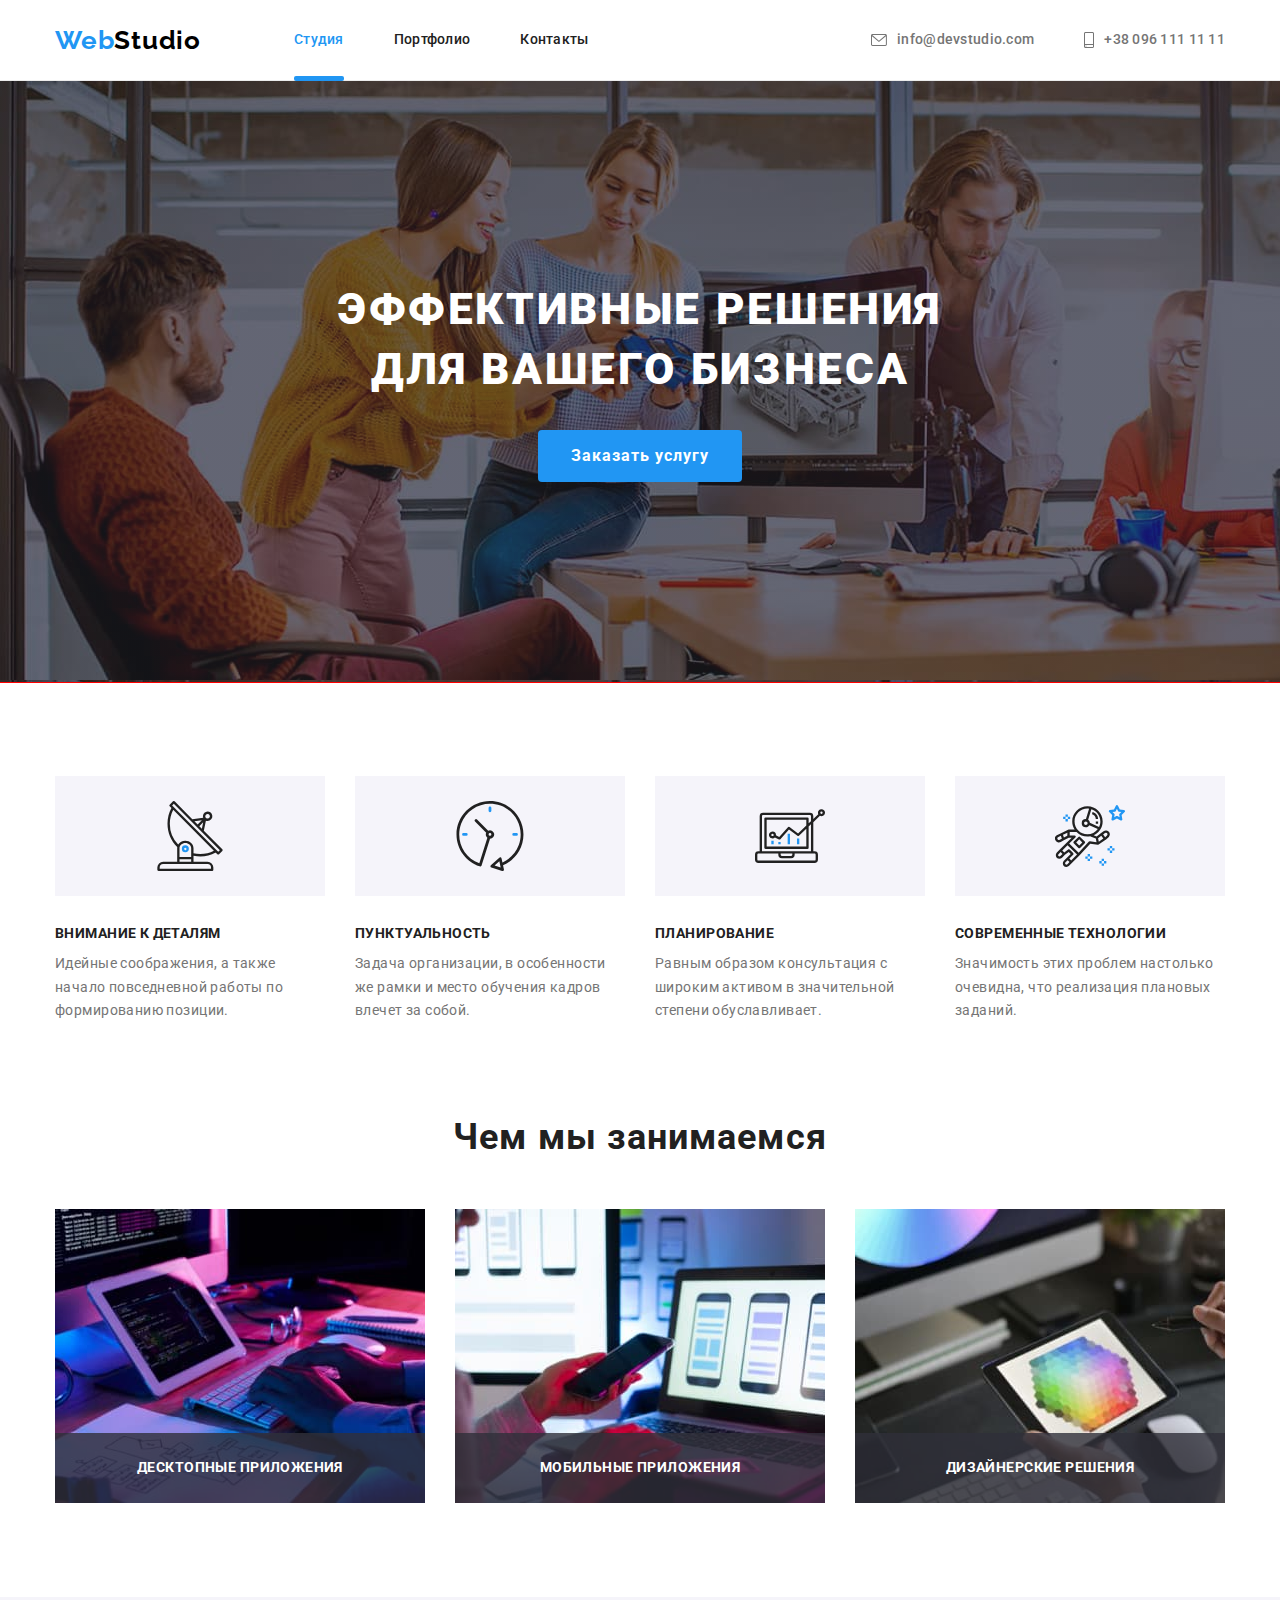
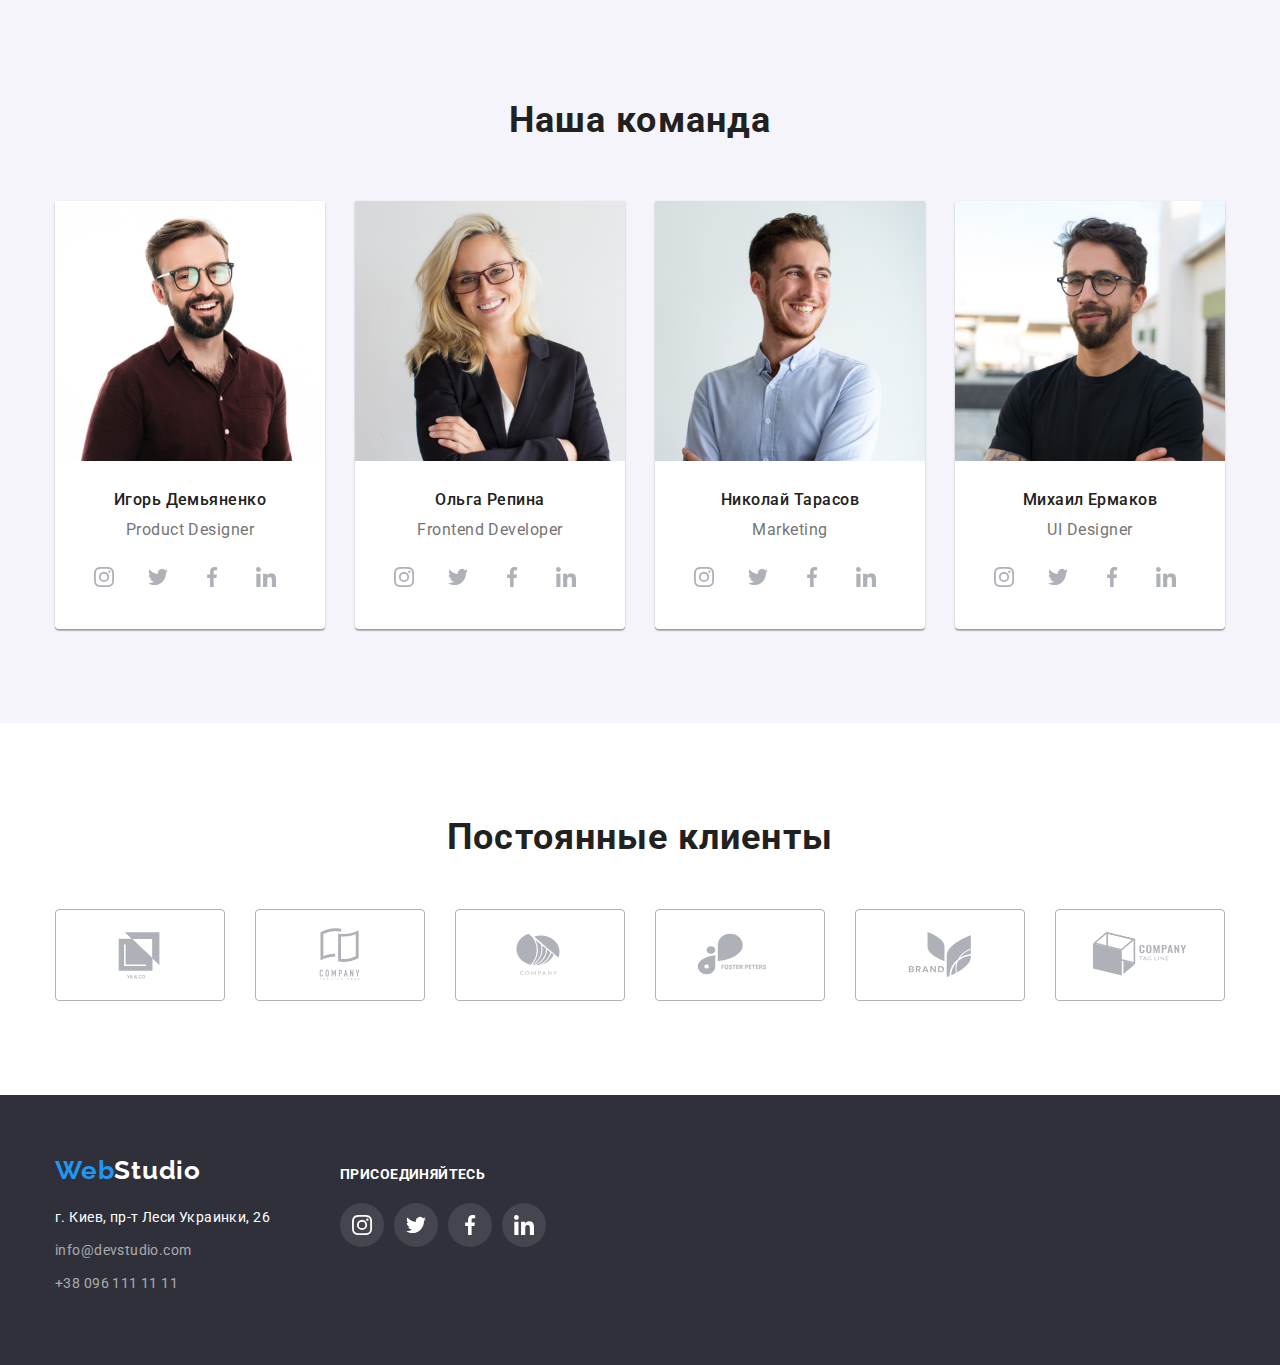
<file: index.html>
<!DOCTYPE html>
<html lang="ru">
  <head>
    <meta charset="UTF-8" />
    <meta http-equiv="X-UA-Compatible" content="IE=edge" />
    <meta name="viewport" content="width=device-width, initial-scale=1.0" />
    <title>HW-GOIT</title>
    <link
      href="https://fonts.googleapis.com/css2?family=Raleway:wght@700&family=Roboto:wght@400;500;700;900&display=swap"
      rel="stylesheet"
    />
    <link
      rel="stylesheet"
      href="https://cdnjs.cloudflare.com/ajax/libs/modern-normalize/1.0.0/modern-normalize.min.css"
    />
    <link rel="stylesheet" href="./css/styles.css" />
  </head>
  <body class="page">
    <!--Header-->
    <header class="page-header">
      <div class="container navigate">
        <nav class="navi">
          <a class="logo" href="./index.html"
            ><span class="logo-half">Web</span>Studio</a
          >
          <!--Menu-->
          <ul class="menu">
            <li class="item"><a class="link current" href="">Студия</a></li>
            <li class="item">
              <a href="./portfolio.html" class="link">Портфолио</a>
            </li>
            <li class="item"><a href="" class="link">Контакты</a></li>
          </ul>
          <!--Connect-->
          <ul class="connect">
            <li class="item">
              <a class="link icon-mail" href="mailto:info@devstudio.com">
                <svg class="connect-icon i-mail">
                  <use href="./images/icons.svg#envelope"></use>
                </svg>
                info@devstudio.com</a
              >
            </li>
            <li class="item">
              <a class="link icon-phone" href="tel:+380961111111"
                ><svg class="connect-icon i-phone">
                  <use href="./images/icons.svg#smartphone"></use></svg
                >+38 096 111 11 11</a
              >
            </li>
          </ul>
        </nav>
      </div>
    </header>
    <main>
      <!--Hero-->
      <section class="hero overlay">
        <h1 class="title">Эффективные решения<br />для вашего бизнеса</h1>
        <button class="button primary first-of-page-one" type="button" data-modal-open>
          Заказать услугу
        </button>
        <!-- <a href="" class="button primary">Заказать услугу</a> -->
        
      </section>
      <!--Advantages-->
      <section class="section advant">
        <div class="container">
          <h2 class="section-title visually-hidden">Приемущества</h2>
          <ul>
            <li class="icon-item icon-attention" width="70" hight=>
              <div class="advant-frame">
                <svg class="advant-icon">
                  <use href="images/icons.svg#antenna"></use>
                </svg>
              </div>
              <h3 class="section-title">Внимание к деталям</h3>
              <p>
                Идейные соображения, а также начало повседневной работы по
                формированию позиции.
              </p>
            </li>
            <li class="icon-item item-accuracy">
              <div class="advant-frame">
                <svg class="advant-icon">
                  <use href="images/icons.svg#clock" width="70" hight=></use>
                </svg>
              </div>
              <h3 class="section-title">Пунктуальность</h3>
              <p>
                Задача организации, в особенности же рамки и место обучения
                кадров влечет за собой.
              </p>
            </li>
            <li class="icon-item icon-plan">
              <div class="advant-frame">
                <svg class="advant-icon">
                  <use href="images/icons.svg#diagram" width="70" hight=></use>
                </svg>
              </div>
              <h3 class="section-title">Планирование</h3>
              <p>
                Равным образом консультация с широким активом в значительной
                степени обуславливает.
              </p>
            </li>
            <li class="icon-item icon-tech">
              <div class="advant-frame">
                <svg class="advant-icon">
                  <use href="images/icons.svg#astronaut" width="70" hight=></use>
                </svg>
              </div>
              <h3 class="section-title">Современные технологии</h3>
              <p>
                Значимость этих проблем настолько очевидна, что реализация
                плановых заданий.
              </p>
            </li>
          </ul>
        </div>
      </section>
      <!--What we do-->
      <section class="section we-do">
        <div class="container">
          <h2 class="section-title what-we-do">Чем мы занимаемся</h2>
          <ul>
            <li>
              <img
                src="./images/box1.jpg"
                alt="набор с клавиатуры"
                width="370"
              />
              <div class="we-do-hover">
                <h3 class="wedo-hover-title">десктопные приложения</h3>
              </div>
            </li>
            <li>
              <img src="./images/box2.jpg" alt="мобильный в руке" width="370" />
              <div class="we-do-hover">
                <h3 class="wedo-hover-title">мобильные приложения</h3>
              </div>
            </li>
            <li>
              <img src="./images/box3.jpg" alt="планшет в руке" width="370" />
              <div class="we-do-hover">
                <h3 class="wedo-hover-title">дизайнерские решения</h3>
              </div>
            </li>
          </ul>
        </div>
      </section>
      <!--Team-->
      <section class="section team">
        <div class="container">
          <h2 class="section-title">Наша команда</h2>
          <ul>
            <li class="person">
              <img
                src="./images/img-demjn.jpg"
                alt="Демьяненко дизайнер"
                width="270"
              />
              <div class="team-pitch">
                <h3 class="section-title">Игорь Демьяненко</h3>
                <p lang="en">Product Designer</p>
                <ul class="uls-icon">
                  <li class="circle-frame person-frame">
                    <a class="slink" href="./" aria-label="social links instagram" target="_blank" rel="noopener noreferrer">
                    <svg class="persons soc-icon" width="20" height="20">
                      <use href="./images/icons.svg#instagram"></use>
                    </svg></a>
                  </li>
                  <li class="circle-frame person-frame">
                    <a class="slink" href="./" aria-label="social links twitter" target="_blank" rel="noopener noreferrer">
                    <svg class="persons soc-icon" width="20" height="20">
                      <use href="./images/icons.svg#twitter"></use>
                    </svg></a>
                  </li>
                  <li class="circle-frame person-frame">
                    <a class="slink" href="./" aria-label="social links facebook" target="_blank" rel="noopener noreferrer">
                    <svg class="persons soc-icon" width="20" height="20">
                      <use href="./images/icons.svg#facebook"></use>
                    </svg></a>
                  </li>
                  <li class="circle-frame person-frame">
                    <a class="slink" href="./" aria-label="social links linkedin" target="_blank" rel="noopener noreferrer">
                    <svg class="persons soc-icon" width="20" height="20">
                      <use href="./images/icons.svg#linkedin"></use>
                    </svg></a>
                  </li>
                </ul>
              </div>
            </li>
            <li class="person">
              <img
                src="./images/img-repina.jpg"
                alt="Репина фронтенд"
                width="270"
              />
              <div class="team-pitch">
                <h3 class="section-title">Ольга Репина</h3>
                <p lang="en">Frontend Developer</p>
                <ul class="uls-icon">
                  <li class="circle-frame person-frame">
                    <a class="slink" href="./" aria-label="social links instagram" target="_blank" rel="noopener noreferrer">
                    <svg class="persons soc-icon" width="20" height="20">
                      <use href="./images/icons.svg#instagram"></use>
                    </svg></a>
                  </li>
                  <li class="circle-frame person-frame">
                    <a class="slink" href="./" aria-label="social links twitter" target="_blank" rel="noopener noreferrer">
                    <svg class="persons soc-icon" width="20" height="20">
                      <use href="./images/icons.svg#twitter"></use>
                    </svg></a>
                  </li>
                  <li class="circle-frame person-frame">
                    <a class="slink" href="./" aria-label="social links facebook" target="_blank" rel="noopener noreferrer">
                    <svg class="persons soc-icon" width="20" height="20">
                      <use href="./images/icons.svg#facebook"></use>
                    </svg></a>
                  </li>
                  <li class="circle-frame person-frame">
                    <a class="slink" href="./" aria-label="social links linkedin" target="_blank" rel="noopener noreferrer">
                    <svg class="persons soc-icon" width="20" height="20">
                      <use href="./images/icons.svg#linkedin"></use>
                    </svg></a>
                  </li>
                </ul>
              </div>
            </li>
            <li class="person">
              <img
                src="./images/img-tarasov.jpg"
                alt="Тарасов маркетинг"
                width="270"
              />
              <div class="team-pitch">
                <h3 class="section-title">Николай Тарасов</h3>
                <p lang="en">Marketing</p>
                <ul class="uls-icon">
                  <li class="circle-frame person-frame">
                    <a class="slink" href="./" aria-label="social links instagram" target="_blank" rel="noopener noreferrer">
                    <svg class="persons soc-icon" width="20" height="20">
                      <use href="./images/icons.svg#instagram"></use>
                    </svg></a>
                  </li>
                  <li class="circle-frame person-frame">
                    <a class="slink" href="./" aria-label="social links twitter" target="_blank" rel="noopener noreferrer">
                    <svg class="persons soc-icon" width="20" height="20">
                      <use href="./images/icons.svg#twitter"></use>
                    </svg></a>
                  </li>
                  <li class="circle-frame person-frame">
                    <a class="slink" href="./" aria-label="social links facebook" target="_blank" rel="noopener noreferrer">
                    <svg class="persons soc-icon" width="20" height="20">
                      <use href="./images/icons.svg#facebook"></use>
                    </svg></a>
                  </li>
                  <li class="circle-frame person-frame">
                    <a class="slink" href="./" aria-label="social links linkedin" target="_blank" rel="noopener noreferrer">
                    <svg class="persons soc-icon" width="20" height="20">
                      <use href="./images/icons.svg#linkedin"></use>
                    </svg></a>
                  </li>
                </ul>
              </div>
            </li>
            <li class="person">
              <img
                src="./images/img-ermak.jpg"
                alt="Ермаков юи дизайнер"
                width="270"
              />
              <div class="team-pitch">
                <h3 class="section-title">Михаил Ермаков</h3>
                <p lang="en">UI Designer</p>
                <ul class="uls-icon">
                  <li class="circle-frame person-frame">
                    <a class="slink" href="./" aria-label="social links instagram" target="_blank" rel="noopener noreferrer">
                    <svg class="persons soc-icon" width="20" height="20">
                      <use href="./images/icons.svg#instagram"></use>
                    </svg></a>
                  </li>
                  <li class="circle-frame person-frame">
                    <a class="slink" href="./" aria-label="social links twitter" target="_blank" rel="noopener noreferrer">
                    <svg class="persons soc-icon" width="20" height="20">
                      <use href="./images/icons.svg#twitter"></use>
                    </svg></a>
                  </li>
                  <li class="circle-frame person-frame">
                    <a class="slink" href="./" aria-label="social links facebook" target="_blank" rel="noopener noreferrer">
                    <svg class="persons soc-icon" width="20" height="20">
                      <use href="./images/icons.svg#facebook"></use>
                    </svg></a>
                  </li>
                  <li class="circle-frame person-frame">
                    <a class="slink" href="./" aria-label="social links linkedin" target="_blank" rel="noopener noreferrer">
                    <svg class="persons soc-icon" width="20" height="20">
                      <use href="./images/icons.svg#linkedin"></use>
                    </svg></a>
                  </li>
                </ul>
              </div>
            </li>
          </ul>
        </div>
      </section>
    </main>
    <!-- CLIENTS -->

    <section>
      <div class="container">
        <h2 class="clients-title section-title">Постоянные клиенты</h2>
        <ul class="clients uls-icon">
          <li class="clients-item">
            <a class="clients-links" href="./" aria-label="логотип клиента 1" target="_blank" rel="noopener noreferrer" width="106" height="60">
              <svg class="clients-logo">
                <use href="images/icons.svg#logo1"></use>
              </svg>
            </a>
          </li>
          <li class="clients-item">
            <a class="clients-links" href="./" aria-label="логотип клиента 1" target="_blank" rel="noopener noreferrer" width="106" height="60">
              <svg class="clients-logo">
                <use href="images/icons.svg#logo2"></use>
              </svg>
            </a>
          </li>
          <li class="clients-item">
            <a class="clients-links" href="./" aria-label="логотип клиента 1" target="_blank" rel="noopener noreferrer" width="106" height="60">
              <svg class="clients-logo">
                <use href="images/icons.svg#logo3"></use>
              </svg>
            </a>
          </li>
          <li class="clients-item">
            <a class="clients-links" href="./" aria-label="логотип клиента 1" target="_blank" rel="noopener noreferrer" width="106" height="60">
              <svg class="clients-logo">
                <use href="images/icons.svg#logo4"></use>
              </svg>
            </a>
          </li>
          <li class="clients-item">
            <a class="clients-links" href="./" aria-label="логотип клиента 1" target="_blank" rel="noopener noreferrer" width="106" height="60">
              <svg class="clients-logo">
                <use href="images/icons.svg#logo5"></use>
              </svg>
            </a>
          </li>
          <li class="clients-item">
            <a class="clients-links" href="./" aria-label="логотип клиента 1" target="_blank" rel="noopener noreferrer" width="106" height="60">
              <svg class="clients-logo">
                <use href="images/icons.svg#logo6"></use>
              </svg>
            </a>
          </li>
        </ul>
      </div>
    </section>

    <!--Footer-->
    <footer class="foot">
      <div class="container">
        <div class="foot-greed1">
          <a class="logo" href="./index.html"
            ><span class="logo-half">Web</span>Studio</a
          >
          <address class="adress">
            <p class="where">г. Киев, пр-т Леси Украинки, 26</p>
            <a class="call" href="mailto:info@devstudio.com"
              >info@devstudio.com</a
            >
            <a class="call" href="tel:+380961111111">+38 096 111 11 11</a>
          </address>
        </div>
        <div class="foot-greed2">
          <h3>присоединяйтесь</h3>
          <ul>
            <li class="circle-frame foot-frame">
              <a class="slink" href="./" aria-label="social links linkedin" target="_blank" rel="noopener noreferrer">
              <svg class="foots soc-icon" width="20" height="20">
                <use href="./images/icons.svg#instagram"></use>
              </svg></a>
            </li>
            <li class="circle-frame foot-frame">
              <a class="slink" href="./" aria-label="social links linkedin" target="_blank" rel="noopener noreferrer">
              <svg class="foots soc-icon" width="20" height="20">
                <use href="./images/icons.svg#twitter"></use>
              </svg></a>
            </li>
            <li class="circle-frame foot-frame">
              <a class="slink" href="./" aria-label="social links linkedin" target="_blank" rel="noopener noreferrer">
              <svg class="foots soc-icon" width="20" height="20">
                <use href="./images/icons.svg#facebook"></use>
              </svg></a>
            </li>
            <li class="circle-frame foot-frame">
              <a class="slink" href="./" aria-label="social links linkedin" target="_blank" rel="noopener noreferrer">
              <svg class="foots soc-icon" width="20" height="20">
                <use href="./images/icons.svg#linkedin"></use>
              </svg></a>
            </li>
          </ul>
        </div>
      </div>
    </footer>
    <div class="backdrop is-hidden" data-modal>
          <div class="modal">
            <button class="frame-closer" type="button" data-modal-close>
              <svg class="closer-svg">
                <use href="images/icons.svg#closer"></use>
              </svg>
            </button>
          </div>
        </div>
        <script src="./js/modal.js"">
          
        </script>
  </body>
</html>
</file>
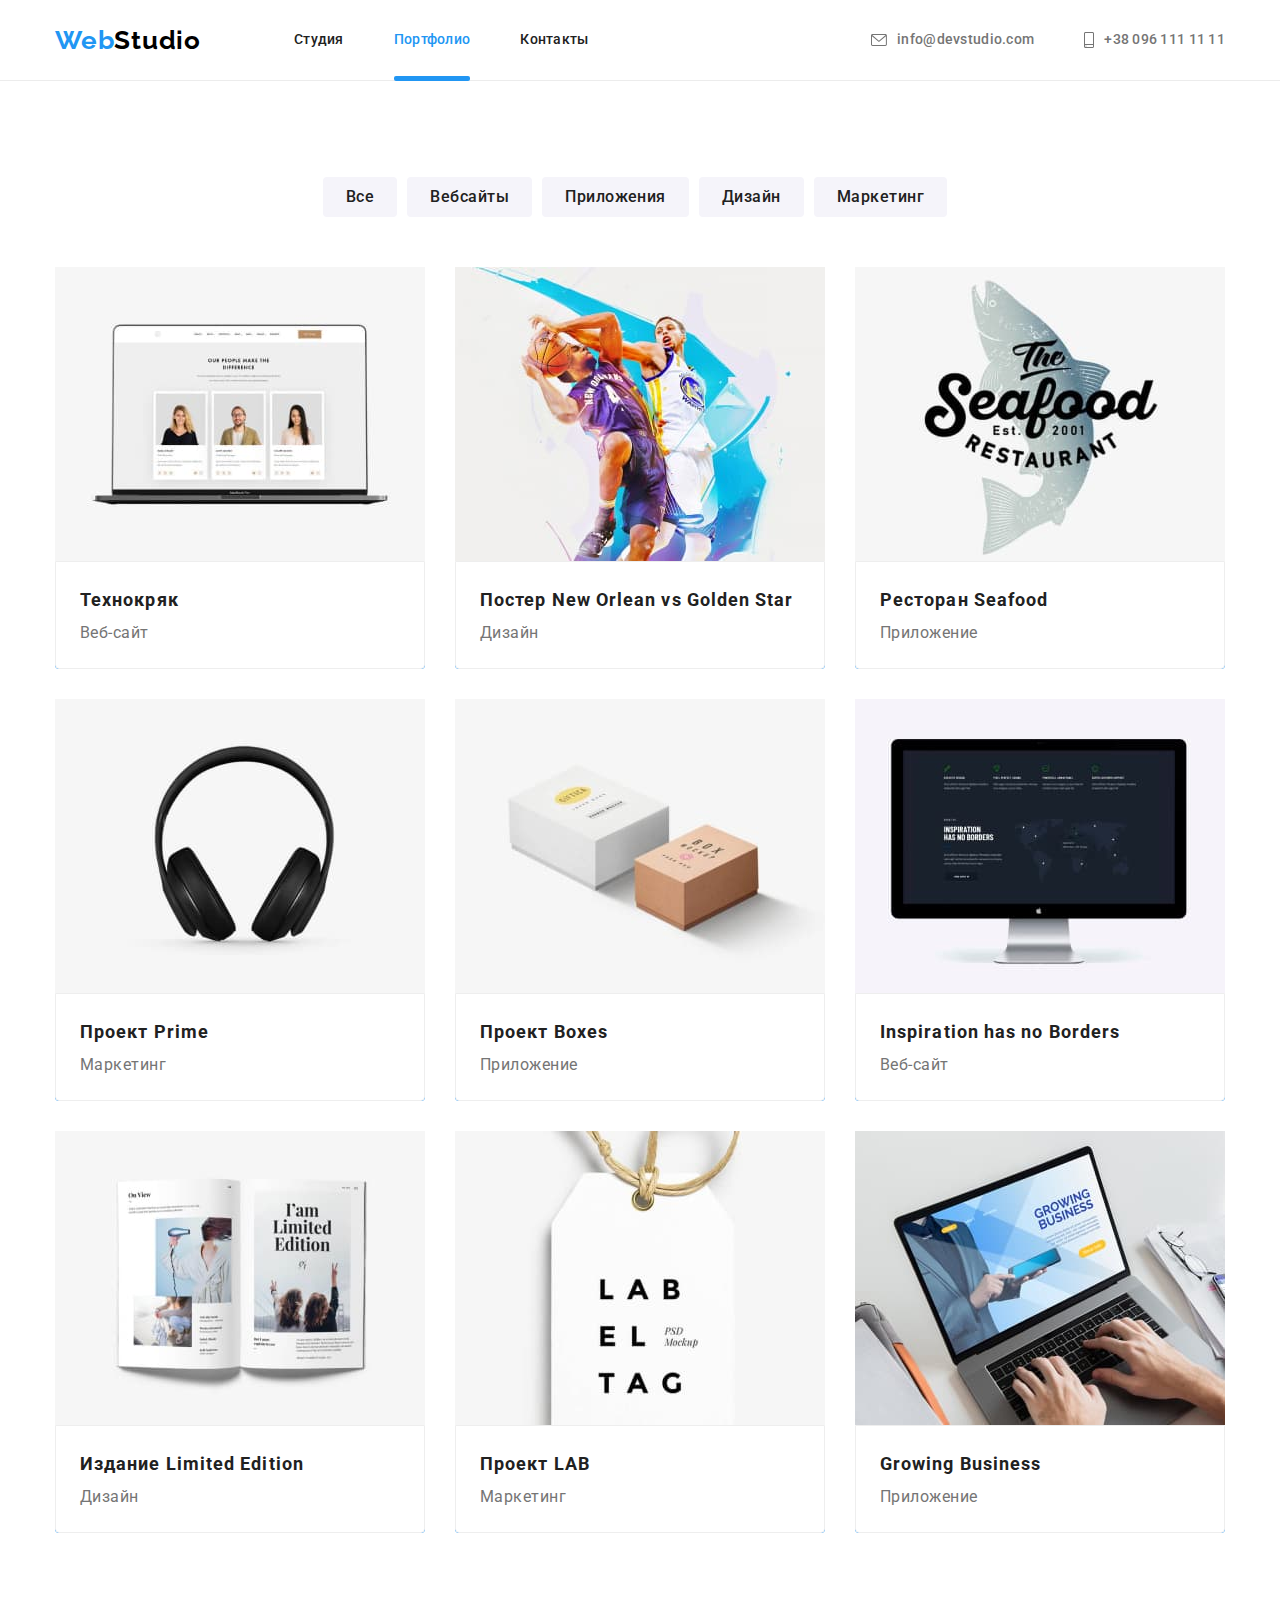
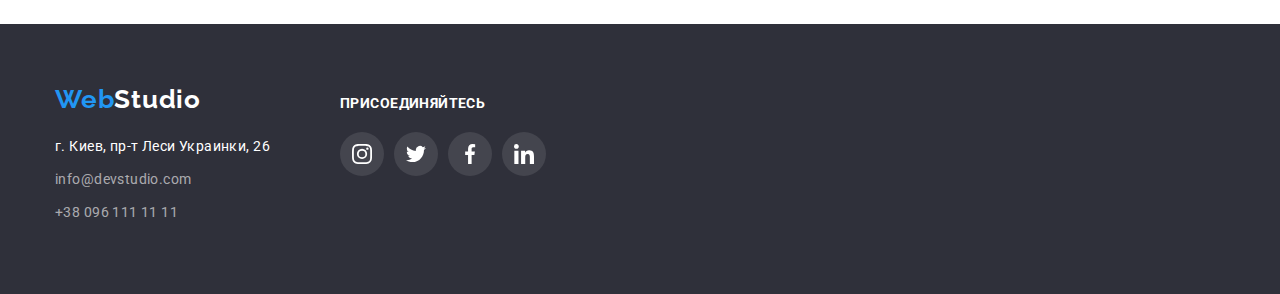
<file: portfolio.html>
<!DOCTYPE html>
<html lang="ru">
  <head>
    <meta charset="UTF-8" />
    <meta http-equiv="X-UA-Compatible" content="IE=edge" />
    <meta name="viewport" content="width=device-width, initial-scale=1.0" />
    <title>HW-GOIT</title>
    <link
      href="https://fonts.googleapis.com/css2?family=Raleway:wght@700&family=Roboto:wght@400;500;700;900&display=swap"
      rel="stylesheet"
    />
    <link
      rel="stylesheet"
      href="https://cdnjs.cloudflare.com/ajax/libs/modern-normalize/1.0.0/modern-normalize.min.css"
    />
    <link rel="stylesheet" href="./css/styles.css" />
  </head>
  <body class="page">
    <!--Header-->
    <header class="page-header">
      <div class="container navigate">
        <nav class="navi">
          <a class="logo" href="./index.html"
            ><span class="logo-half">Web</span>Studio</a
          >
          <!--Menu-->
          <ul class="menu">
            <li class="item"><a class="link" href="./index.html">Студия</a></li>
            <li class="item"><a href="" class="link current">Портфолио</a></li>
            <li class="item"><a href="" class="link">Контакты</a></li>
          </ul>
          <!--Connect-->
          <ul class="connect">
            <li class="item">
              <a class="link icon-mail" href="mailto:info@devstudio.com">
                <svg class="connect-icon i-mail">
                  <use href="./images/icons.svg#envelope"></use>
                </svg>
                info@devstudio.com</a
              >
            </li>
            <li class="item">
              <a class="link icon-phone" href="tel:+380961111111"
                ><svg class="connect-icon i-phone">
                  <use href="./images/icons.svg#smartphone"></use></svg
                >+38 096 111 11 11</a
              >
            </li>
          </ul>
        </nav>
      </div>
    </header>
    <main>
      <!--Portfolio-->
      <section class="portfolio">
        <div class="container">
          <h1 class="section-title visually-hidden">Портфолио</h1>
          <!--Filtres-->
          <ul class="filter">
            <li>
              <button class="button secondary" type="button">Все</button>
            </li>
            <li>
              <button class="button secondary" type="button">Вебсайты</button>
            </li>
            <li>
              <button class="button secondary" type="button">Приложения</button>
            </li>
            <li>
              <button class="button secondary" type="button">Дизайн</button>
            </li>
            <li>
              <button class="button secondary" type="button">Маркетинг</button>
            </li>
          </ul>
          <!-- === GALLERY === -->
          <ul class="gallery-boxes">
            <li
              class="porto"
              tabindex="0"
              data-descr="Технокряк это современная площадка распространения коронавируса. Компании используют эту платформу для цифрового шпионажа и атак на защищённые сервера конкурентов."
            >
              <a
                class="portf-link"
                href="./portfolio.html"
                aria-label="виджет кейса портфолио технокряк"
                target="_blank"
                rel="noopener noreferrer"
              >
                <img
                  class="imgg"
                  src="./images/techno.jpg"
                  alt="лэптоп команда"
                />

                <div class="pitch">
                  <h3>Технокряк</h3>
                  <p>Веб-сайт</p>
                </div></a
              >
            </li>
            <li
              class="porto"
              tabindex="0"
              data-descr="Технокряк это современная площадка распространения коронавируса. Компании используют эту платформу для цифрового шпионажа и атак на защищённые сервера конкурентов."
            >
              <a
                class="portf-link"
                href="./portfolio.html"
                aria-label="виджет кейса портфолио постер нью орлеан"
                target="_blank"
                rel="noopener noreferrer"
              >
                <img
                  class="imgg"
                  src="./images/poster.jpg"
                  alt="баскетболисты"
                />
                <div class="pitch">
                  <h3>Постер New Orlean vs Golden Star</h3>
                  <p>Дизайн</p>
                </div></a
              >
            </li>
            <li
              class="porto"
              tabindex="0"
              data-descr="Технокряк это современная площадка распространения коронавируса. Компании используют эту платформу для цифрового шпионажа и атак на защищённые сервера конкурентов."
            >
              <a
                class="portf-link"
                href="./portfolio.html"
                aria-label="виджет кейса портфолио ресторан сиафуд"
                target="_blank"
                rel="noopener noreferrer"
              >
                <img
                  class="imgg"
                  src="./images/rest.jpg"
                  alt="лого ресторана"
                />
                <div class="pitch">
                  <h3>Ресторан Seafood</h3>
                  <p>Приложение</p>
                </div></a
              >
            </li>
            <li
              class="porto"
              tabindex="0"
              data-descr="Технокряк это современная площадка распространения коронавируса. Компании используют эту платформу для цифрового шпионажа и атак на защищённые сервера конкурентов."
            >
              <a
                class="portf-link"
                href="./portfolio.html"
                aria-label="виджет кейса портфолио проект прайм"
                target="_blank"
                rel="noopener noreferrer"
              >
                <img class="imgg" src="./images/music.jpg" alt="наушники" />
                <div class="pitch">
                  <h3>Проект Prime</h3>
                  <p>Маркетинг</p>
                </div></a
              >
            </li>
            <li
              class="porto"
              tabindex="0"
              data-descr="Технокряк это современная площадка распространения коронавируса. Компании используют эту платформу для цифрового шпионажа и атак на защищённые сервера конкурентов."
            >
              <a
                class="portf-link"
                href="./portfolio.html"
                aria-label="виджет кейса портфолио проект боксес"
                target="_blank"
                rel="noopener noreferrer"
              >
                <img class="imgg" src="./images/boxes.jpg" alt="боксы" />
                <div class="pitch">
                  <h3>Проект Boxes</h3>
                  <p>Приложение</p>
                </div></a
              >
            </li>
            <li
              class="porto"
              tabindex="0"
              data-descr="Технокряк это современная площадка распространения коронавируса. Компании используют эту платформу для цифрового шпионажа и атак на защищённые сервера конкурентов."
            >
              <a
                class="portf-link"
                href="./portfolio.html"
                aria-label="виджет кейса портфолио вдохновение не имеет границ"
                target="_blank"
                rel="noopener noreferrer"
              >
                <img
                  class="imgg"
                  src="./images/inspiration.jpg"
                  alt="монитор"
                />
                <div class="pitch">
                  <h3>Inspiration has no Borders</h3>
                  <p>Веб-сайт</p>
                </div></a
              >
            </li>
            <li
              class="porto"
              tabindex="0"
              data-descr="Технокряк это современная площадка распространения коронавируса. Компании используют эту платформу для цифрового шпионажа и атак на защищённые сервера конкурентов."
            >
              <a
                class="portf-link"
                href="./portfolio.html"
                aria-label="виджет кейса портфолио издание лимитед эдишн"
                target="_blank"
                rel="noopener noreferrer"
              >
                <img class="imgg" src="./images/magazine.jpg" alt="журнал" />
                <div class="pitch">
                  <h3>Издание Limited Edition</h3>
                  <p>Дизайн</p>
                </div></a
              >
            </li>
            <li
              class="porto"
              tabindex="0"
              data-descr="Технокряк это современная площадка распространения коронавируса. Компании используют эту платформу для цифрового шпионажа и атак на защищённые сервера конкурентов."
            >
              <a
                class="portf-link"
                href="./portfolio.html"
                aria-label="виджет кейса портфолио проект лаб"
                target="_blank"
                rel="noopener noreferrer"
              >
                <img class="imgg" src="./images/lab.jpg" alt="бирка лаб" />
                <div class="pitch">
                  <h3>Проект LAB</h3>
                  <p>Маркетинг</p>
                </div></a
              >
            </li>
            <li
              class="porto"
              tabindex="0"
              data-descr="Технокряк это современная площадка распространения коронавируса. Компании используют эту платформу для цифрового шпионажа и атак на защищённые сервера конкурентов."
            >
              <a
                class="portf-link"
                href="./portfolio.html"
                aria-label="виджет кейса портфолио растущий бизнес"
                target="_blank"
                rel="noopener noreferrer"
              >
                <img
                  class="imgg"
                  src="./images/laptop.jpg"
                  alt="руки на лэптопе"
                />
                <div class="pitch">
                  <h3>Growing Business</h3>
                  <p>Приложение</p>
                </div></a
              >
            </li>
          </ul>
        </div>
      </section>
    </main>

    <!--Footer-->
    <footer class="foot">
      <div class="container">
        <div class="foot-greed1">
          <a class="logo" href="./index.html"
            ><span class="logo-half">Web</span>Studio</a
          >
          <address class="adress">
            <p class="where">г. Киев, пр-т Леси Украинки, 26</p>
            <a class="call" href="mailto:info@devstudio.com"
              >info@devstudio.com</a
            >
            <a class="call" href="tel:+380961111111">+38 096 111 11 11</a>
          </address>
        </div>
        <div class="foot-greed2">
          <h3>присоединяйтесь</h3>
          <ul>
            <li class="circle-frame foot-frame">
              <a
                class="slink"
                href="./"
                aria-label="social links linkedin"
                target="_blank"
                rel="noopener noreferrer"
              >
                <svg class="foots soc-icon" width="20" height="20">
                  <use href="./images/icons.svg#instagram"></use></svg
              ></a>
            </li>
            <li class="circle-frame foot-frame">
              <a
                class="slink"
                href="./"
                aria-label="social links linkedin"
                target="_blank"
                rel="noopener noreferrer"
              >
                <svg class="foots soc-icon" width="20" height="20">
                  <use href="./images/icons.svg#twitter"></use></svg
              ></a>
            </li>
            <li class="circle-frame foot-frame">
              <a
                class="slink"
                href="./"
                aria-label="social links linkedin"
                target="_blank"
                rel="noopener noreferrer"
              >
                <svg class="foots soc-icon" width="20" height="20">
                  <use href="./images/icons.svg#facebook"></use></svg
              ></a>
            </li>
            <li class="circle-frame foot-frame">
              <a
                class="slink"
                href="./"
                aria-label="social links linkedin"
                target="_blank"
                rel="noopener noreferrer"
              >
                <svg class="foots soc-icon" width="20" height="20">
                  <use href="./images/icons.svg#linkedin"></use></svg
              ></a>
            </li>
          </ul>
        </div>
      </div>
    </footer>
  </body>
</html>
</file>
<file: css/styles.css>
/* цвет "черных" заголовков и меню: #212121 */
/* цвет лого "черный": #000000  */
/* цвет "черных" абзацев #757575 */
/* акценты #2196F3 */
/* цвет белых заголовков и лого #ffffff */
/* цвет белых connect: rgba(255, 255, 255, 0.6); */
/* цвет меню #ECECEC */
/* цвет фона #E5E5E5 */
/* доп цвет фона: F5F4FA */
/* цвет фона героя #2F303A */
/* цвет черных connect:  */

:root {
  --primery-text-color: #757575;
  --title-text-color: #212121;
  --accent-color: #2196f3;
  --logo-color: #000000;
  --primery-backgraund-color: #ececec;
  --second-title-color: #ffffff;
  --second-text-connect: rgba(255, 255, 255, 0.6);
  --second-backgraund-color: #2f303a;
  --third-backgraund-color: #f5f4fa;
  --backgraund-color: #e5e5e5;
}

/* UTILITIES */

.page {
  margin: 0; /*обнуляем отступы браузера по 8px*/
  padding-top: 80px; /*высота отступа под липким меню*/
  font-family: "Roboto", sans-serif;
  font-style: normal;
  font-weight: normal;
  font-size: 14px;
  line-height: 1.714;
  letter-spacing: 0.03em;
  /* background-color: var(--backgraund-color); */
  color: var(--primery-text-color);
}

h1,
h2,
h3,
h4,
h5,
p {
  margin: 0;
}

.container {
  width: 1200px;
  margin: 0 auto;
  padding: 0 15px;
  /* outline: 2px solid tomato; */
}

.visually-hidden {
  position: absolute;
  width: 1px;
  height: 1px;
  margin: -1px;
  padding: 0;
  overflow: hidden;
  border: 0;
  clip: rect(0 0 0 0);
}

/* h3 {
  margin-bottom: 10px;
  font-weight: bold;
  font-size: 14px;
  line-height: 1.14;
  letter-spacing: 0.03em;
  text-transform: uppercase;
} */

ul {
  display: flex;
  list-style: none;
  padding: 0;
  margin: 0;
}

section {
  padding-top: 94px;
  padding-bottom: 94px;
}

.section-title {
  color: var(--title-text-color);
}

img {
  display: block;
  min-width: 100%;
}

/* HEADER */
.page-header {
  position: fixed;
  width: 100%;
  top: 0;
  left: 0; /*верхние 4 условия для липкого меню*/
  display: flex;
  top: 0px;
  border-bottom: 1px solid var(--primery-backgraund-color);
  background-color: var(--second-title-color);
  z-index: 2;
} /* ? */

.page-header ul {
  align-items: center;
}

/* .navigate {
  display: flex;
} */

.logo {
  display: flex;
  margin-left: 0;
  margin-right: 0;

  font-size: 26px;
  font-weight: bold;
  font-family: Raleway;
  font-style: normal;
  font-weight: bold;
  font-size: 26px;
  line-height: 1.19;
  letter-spacing: 0.03em;
  color: var(--logo-color);
}

.logo-half {
  color: var(--accent-color);
}

a,
.logo,
.connect,
.link,
.call {
  text-decoration: none;
}

.soc-icon {
  display: flex;
}

.circle-frame {
  margin-right: 10px;
  /* padding: 12px; */
  /* background-color: var(--accent-color); */
  border-radius: 50%;
}

li {
  padding: 0;
  list-style: none;
}
/*NAV HEADER*/

.navi {
  display: flex;
  align-items: center;
}

.menu-link {
  font-style: normal;

  /* transition-property: color;
  transition-duration: 250ms;
  transition-timing-function: cubic-bezier(0.4, 0, 0.2, 1); */
}

.menu .link:hover,
.menu .link:focus,
.connect .link:hover,
.connect .link:focus,
.call:hover,
.call:focus {
  color: var(--accent-color);
}

.menu .link.current {
  color: var(--accent-color);
}

.menu .item {
  position: relative;
}

.menu .link.current::after {
  content: "";
  position: absolute;
  bottom: -1px;
  display: flex;
  width: 100%;
  height: 5px;
  /* margin-top: 25px; */
  border-radius: 2px;

  padding: 1px;
  /* color: var(--accent-color); */
  background-color: var(--accent-color);
}

.menu {
  display: flex;
  margin-left: 93px;

  font-weight: 500;
  font-size: 14px;
  line-height: 1.14;
  letter-spacing: 0.02em;
  color: var(--title-txt-color);
}

.menu .link {
  display: block;
  padding-top: 32px;
  padding-bottom: 32px;

  color: var(--title-text-color);

  transition: color 250ms cubic-bezier(0.4, 0, 0.2, 1),
    background-color 250ms cubic-bezier(0.4, 0, 0.2, 1);
}

.menu .item + .item {
  margin-left: 50px;
}

/* .menu .item:not(:last-child) {
  margin-right: 50px;
  outline: 1px solid red;
} */

/* .menu .item:last-child {
  margin-right: 0;
} */

/* CONNECT: CALL + MAIL */
.connect {
  display: flex;
  margin-left: auto;
  font-weight: 500;
  font-size: 14px;
  line-height: 1.14;
  letter-spacing: 0.02em;
}

.connect .link,
.call {
  display: flex;
  align-items: center;
  color: var(--primery-text-color);

  transition: color 250ms cubic-bezier(0.4, 0, 0.2, 1);
}

.connect .item + .item {
  margin-left: 50px;
}

.connect-icon {
  margin-right: 10px;
  fill: currentColor;
}

.icon-mail:hover,
.icon-phone:hover {
  fill: currentColor;
}

.i-mail {
  width: 16px;
  height: 12px;
}

.i-phone {
  width: 10px;
  height: 16px;
}

/* === HERO SECTION === */

.hero {
  width: auto;
  height: auto;
  text-align: center;

  padding-top: 200px;
  padding-bottom: 200px;

  color: var(--second-title-color);
  background-color: var(--second-backgraund-color);
}

.hero .title {
  margin-bottom: 30px;

  font-size: 44px;
  font-weight: 900;
  line-height: 1.36;
  letter-spacing: 0.06em;
  text-transform: uppercase;
}

.overlay {
  min-height: 600px;
  max-width: 1600px;
  outline: 1px solid red;
  margin-left: auto;
  margin-right: auto;

  background-image: linear-gradient(
      to right,
      rgba(47, 48, 58, 0.4),
      rgba(47, 48, 58, 0.4)
    ),
    url("../images/hero-img1.jpg");
  background-color: var(--second-backgraund-color);
}

/* BUTTONS */
.button {
  font-style: normal;
  font-weight: bold;
  font-size: 16px;
  display: inline-block;
  padding: 10px 32px;
  letter-spacing: 0.06em;
  line-height: 1.87;
  color: var(--title-text-color);
  background-color: var(--third-backgraund-color);
  border: 1px solid black;
  border-radius: 4px;
  cursor: pointer;
}

.button.primary {
  min-width: 200px;
  min-height: 50px;
  color: var(--second-title-color);
  background-color: var(--accent-color);
  border-color: transparent;
  /* cursor: pointer; */
}

.button.secondary {
  color: var(--title-text-color);
  background-color: var(--third-backgraund-color);
  border-color: transparent;
}

/* ADVANTAGIES SECTION */

.section.advant {
  padding-bottom: 0;
}

.advant h3 {
  margin-bottom: 10px;
  font-weight: bold;
  font-size: 14px;
  line-height: 1.14;
  letter-spacing: 0.03em;
  text-transform: uppercase;
  color: var(--title-text-color);
}

.advant li {
  width: 270px;
  margin-right: 30px;
}

.advant li:last-child {
  margin-right: 0;
}

.advant-frame {
  display: flex;
  justify-content: center;
  align-items: center;
  margin-bottom: 30px;
  width: 270px;
  height: 120px;
  background-color: var(--third-backgraund-color);
}

.advant-icon {
  width: 70px;
}

/* === WHAT WE DO SECTION === */

.section-title.what-we-do {
  margin-bottom: 50px;
  text-align: center;
  font-weight: bold;
  font-size: 36px;
  line-height: 1.166;
  letter-spacing: 0.03em;
}

.we-do li {
  position: relative;
  margin-right: 30px;
  width: 370px;
}

.we-do li:last-child {
  margin-right: 0;
}

.we-do-hover {
  position: absolute;

  bottom: 0;
  right: 0;
  width: 100%;
  height: 70px;
  background-color: rgba(47, 48, 58, 0.8);
}

.wedo-hover-title {
  /* position: relative; */
  display: flex;
  justify-content: center;
  align-items: center;

  width: 100%;
  height: 100%;

  font-weight: bold;
  font-size: 14px;
  line-height: 1.14;
  letter-spacing: 0.03em;
  text-transform: uppercase;
  color: var(--second-title-color);
}

/* === TEAM SECTION === */

.section.team {
  background-color: var(--third-backgraund-color);
}

.team h2 {
  font-weight: bold;
  font-size: 36px;
  line-height: 1.666;
  text-align: center;
  letter-spacing: 0.03em;
  margin-bottom: 50px;
}

.team h3 {
  /* margin: 0, auto; */
  padding-bottom: 10px;
  font-weight: 500;
  font-size: 16px;
  line-height: 1.18;
  text-align: center;
  letter-spacing: 0.03em;
  color: #212121;
}

.team p {
  margin-bottom: 16px;
  font-weight: normal;
  font-size: 16px;
  line-height: 1.1875;
  text-align: center;
  letter-spacing: 0.03em;
}

.team-pitch {
  padding-top: 30px;
  padding-bottom: 30px;
}

.person {
  height: 428px;
  width: 270px;
  text-align: center;

  margin-right: 30px;
  background-color: var(--second-title-color);
  box-shadow: 0px 1px 3px rgba(0, 0, 0, 0.12), 0px 1px 1px rgba(0, 0, 0, 0.14),
    0px 2px 1px rgba(0, 0, 0, 0.2);
  border-radius: 0px 0px 4px 4px;
}

.person:last-child {
  margin-right: 0;
}

.slink {
  display: flex;
  justify-content: center;
  align-items: center;
  width: 44px;
  height: 44px;
  /* background-color: var(--accent-color); */
  border-radius: 50%;
  fill: #afb1b8;

  transition: background-color 250ms cubic-bezier(0.4, 0, 0.2, 1),
    color 250ms cubic-bezier(0.4, 0, 0.2, 1);
}

.slink:hover,
.slink:focus {
  background-color: var(--accent-color);
  fill: var(--second-title-color);
}

.uls-icon {
  display: flex;
  justify-content: center;
  align-items: center;
}

/* === CLIENTS === */
.clients-title.section-title {
  margin-bottom: 50px;
  text-align: center;
  font-weight: bold;
  font-size: 36px;
  line-height: 1.166;
  letter-spacing: 0.03em;
}

.clients.uls-icon {
  display: flex;
}

.clients-links {
  display: flex;
  justify-content: center;
  align-items: center;
  width: 170px;
  height: 92px;

  border: 1px solid #afb1b8;
  border-radius: 4px;

  color: #afb1b8;

  transition: color 250ms cubic-bezier(0.4, 0, 0.2, 1),
    border 250ms cubic-bezier(0.4, 0, 0.2, 1);
}

.clients-links:hover,
.clients-links:focus {
  color: var(--accent-color);
  border: 1px solid var(--accent-color);
}

.clients-logo {
  width: 106px;
  height: 60px;
  fill: currentColor;

  transition: color 250ms cubic-bezier(0.4, 0, 0.2, 1);
}

.clients-item + .clients-item {
  margin-left: 30px;
}

/* === FOOTER === */
.foot {
  display: block;
  background-color: var(--second-backgraund-color);
  padding-top: 60px;
  padding-bottom: 60px;
}

.foot .container {
  display: flex;
}

.foot .logo {
  width: 145px;

  margin-bottom: 20px;
  color: var(--second-title-color);
}

.adress {
  display: flex;
  flex-direction: column;
  font-style: normal;
}

.where {
  color: var(--second-title-color);
  margin-bottom: 9px;
}

.call {
  color: var(--second-text-connect);
}

.adress .call {
  width: 128px;
  margin-bottom: 9px;
}

.foot-greed2 h3 {
  padding-bottom: 20px;
  font-weight: bold;
  font-size: 14px;
  line-height: 1.14;
  letter-spacing: 0.03em;
  text-transform: uppercase;
  color: var(--second-title-color);
}

.foot-greed2 {
  margin-top: 12px;
  margin-left: 70px;
}

.circle-frame.foot-frame {
  background-color: rgba(255, 255, 255, 0.1);
  fill: var(--second-title-color);

  transition-property: background-color 250ms cubic-bezier(0.4, 0, 0.2, 1);
}

.circle-frame.foot-frame:hover,
.circle-frame.foot-frame:focus {
  background-color: var(--accent-color);
}

.foot-frame .slink {
  fill: var(--second-title-color);
}

/* == PORTFOLIO PAGE == */

/* FILTERS-BUTTONS */

section.portfolio {
  padding-top: 97px;
  padding-bottom: 91px;
}

.filter {
  display: flex;
  justify-content: center;
}

.filter .section-title {
  color: transparent;
}

.filter li {
  margin-right: 10px;
  margin-bottom: 50px;
}

.filter .button:focus,
.filter .button:hover {
  color: var(--second-title-color);
  background-color: var(--accent-color);
  border-color: transparent;
  box-shadow: 0px 3px 1px rgba(0, 0, 0, 0.1), 0px 1px 2px rgba(0, 0, 0, 0.08),
    0px 2px 2px rgba(0, 0, 0, 0.12);
  border-radius: 4px;
}

.filter .button {
  padding: 6px 22px;
  font-weight: 500;
  font-size: 16px;
  line-height: 1.652;
  text-align: center;
  letter-spacing: 0.03em;

  transition: color 250ms cubic-bezier(0.4, 0, 0.2, 1),
    background-color 250ms cubic-bezier(0.4, 0, 0.2, 1);
  /* transition-duration: 250ms;
  transition-timing-function: cubic-bezier(0.4, 0, 0.2, 1); */
}

/* === GALLERY SECTION === */

ul.gallery-boxes {
  display: flex;
  flex-wrap: wrap;
}

.gallery-boxes li:not(:nth-child(3n + 3)) {
  margin-right: 30px;
}

.gallery-boxes li:not(:nth-last-child(-n + 3)) {
  margin-bottom: 30px;
}

/* .gallery-boxes .porto {
  flex-basis: calc(100% / 3 - 30px);
} */

.porto .pitch {
  position: relative;
  padding: 20px 24px;
  border-top: 1px solid rgba(238, 238, 238, 1);
  border-right: 1px solid rgba(238, 238, 238, 1);
  border-bottom: 1px solid rgba(238, 238, 238, 1);
  border-left: 1px solid rgba(238, 238, 238, 1);
  border-bottom-left-radius: 4px;
  border-bottom-right-radius: 4px;
  background-color: var(--second-title-color);
  /* outline: 1px solid tomato; */

  overflow: hidden;
  z-index: 1;
}

.porto:hover,
.porto:focus {
  box-shadow: 0px 1px 1px rgba(0, 0, 0, 0.12), 0px 4px 4px rgba(0, 0, 0, 0.06),
    1px 4px 6px rgba(0, 0, 0, 0.16);
  outline: transparent;
}

.porto {
  position: relative;
  transition: box-shadow 250ms cubic-bezier(0.4, 0, 0.2, 1);
  /* width: calc((100% - 90px) / 3); */
  overflow: hidden;
  border-bottom-left-radius: 4px;
  border-bottom-right-radius: 4px;
}

.imgg {
  /* display: block; */ /*убираем зазор внизу картинки - убрали в утилитах*/
  /* position: relative; */
  width: 370px;
  /* overflow: hidden; */
}

.porto:hover::after,
.porto:focus::after {
  transform: translateY(-136.3%);
}

.porto::after {
  content: attr(data-descr);
  /* content: ""; */
  position: absolute;
  display: flex;
  width: 370px;
  height: 294px;
  background-color: rgba(33, 150, 243, 0.9);
  padding: 64px 22px;
  text-align: center;
  align-items: center;
  font-family: Roboto;
  font-style: normal;
  font-weight: normal;
  font-size: 18px;
  line-height: 1.56;
  letter-spacing: 0.03em;
  color: var(--second-title-color);

  transform: translateY(-36.3%);

  transition: transform 250ms cubic-bezier(0.4, 0, 0.2, 1);
}

.gallery-boxes h3 {
  font-weight: bold;
  font-size: 18px;
  line-height: 2;
  letter-spacing: 0.06em;

  color: var(--title-text-color);
}

.gallery-boxes p {
  font-size: 16px;
  line-height: 1.87;
  letter-spacing: 0.03em;
  color: var(--primery-text-color);
}

/* MODAL FORM */

.backdrop {
  position: fixed;
  top: 0;
  left: 0;
  width: 100%; /*100vw*/
  height: 100%; /*100vh*/
  background-color: rgba(0, 0, 0, 0.2);

  transition: opacity 250ms cubic-bezier(0.4, 0, 0.2, 1) 300ms
    /* ,
    visibility 250ms cubic-bezier(0.4, 0, 0.2, 1) */;
  z-index: 5;
}

.modal {
  position: absolute;
  top: 50%;
  left: 50%;
  transform: translate(
    -50%,
    -50%
  ); /*4 параметра размещающие элемент по центру относитеьно родителя*/

  width: 528px;
  min-height: 581px;
  background-color: var(--second-title-color);

  transition: visibility 250ms cubic-bezier(0.4, 0, 0.2, 1);
}

.backdrop.is-hidden {
  opacity: 0;
  visibility: hidden; /*скрыть для других браузеров*/
  pointer-events: none; /*снимает блокировку кликов на слое, можно кликать сквозь*/
  z-index: 1;
} /*"is-" утилитный класс*/

.frame-closer {
  position: absolute;
  display: flex;
  justify-content: center;
  align-items: center;
  width: 30px;
  height: 30px;

  top: 8px;
  right: 8px;
  background-color: var(--third-backgraund-color);
  border: 1px solid rgba(0, 0, 0, 0.1);
  border-radius: 50%;
  cursor: pointer;
}

.closer-svg {
  position: absolute;
  width: 11px;
  height: 11px;
}

/* === ANIMATION === */
</file>
